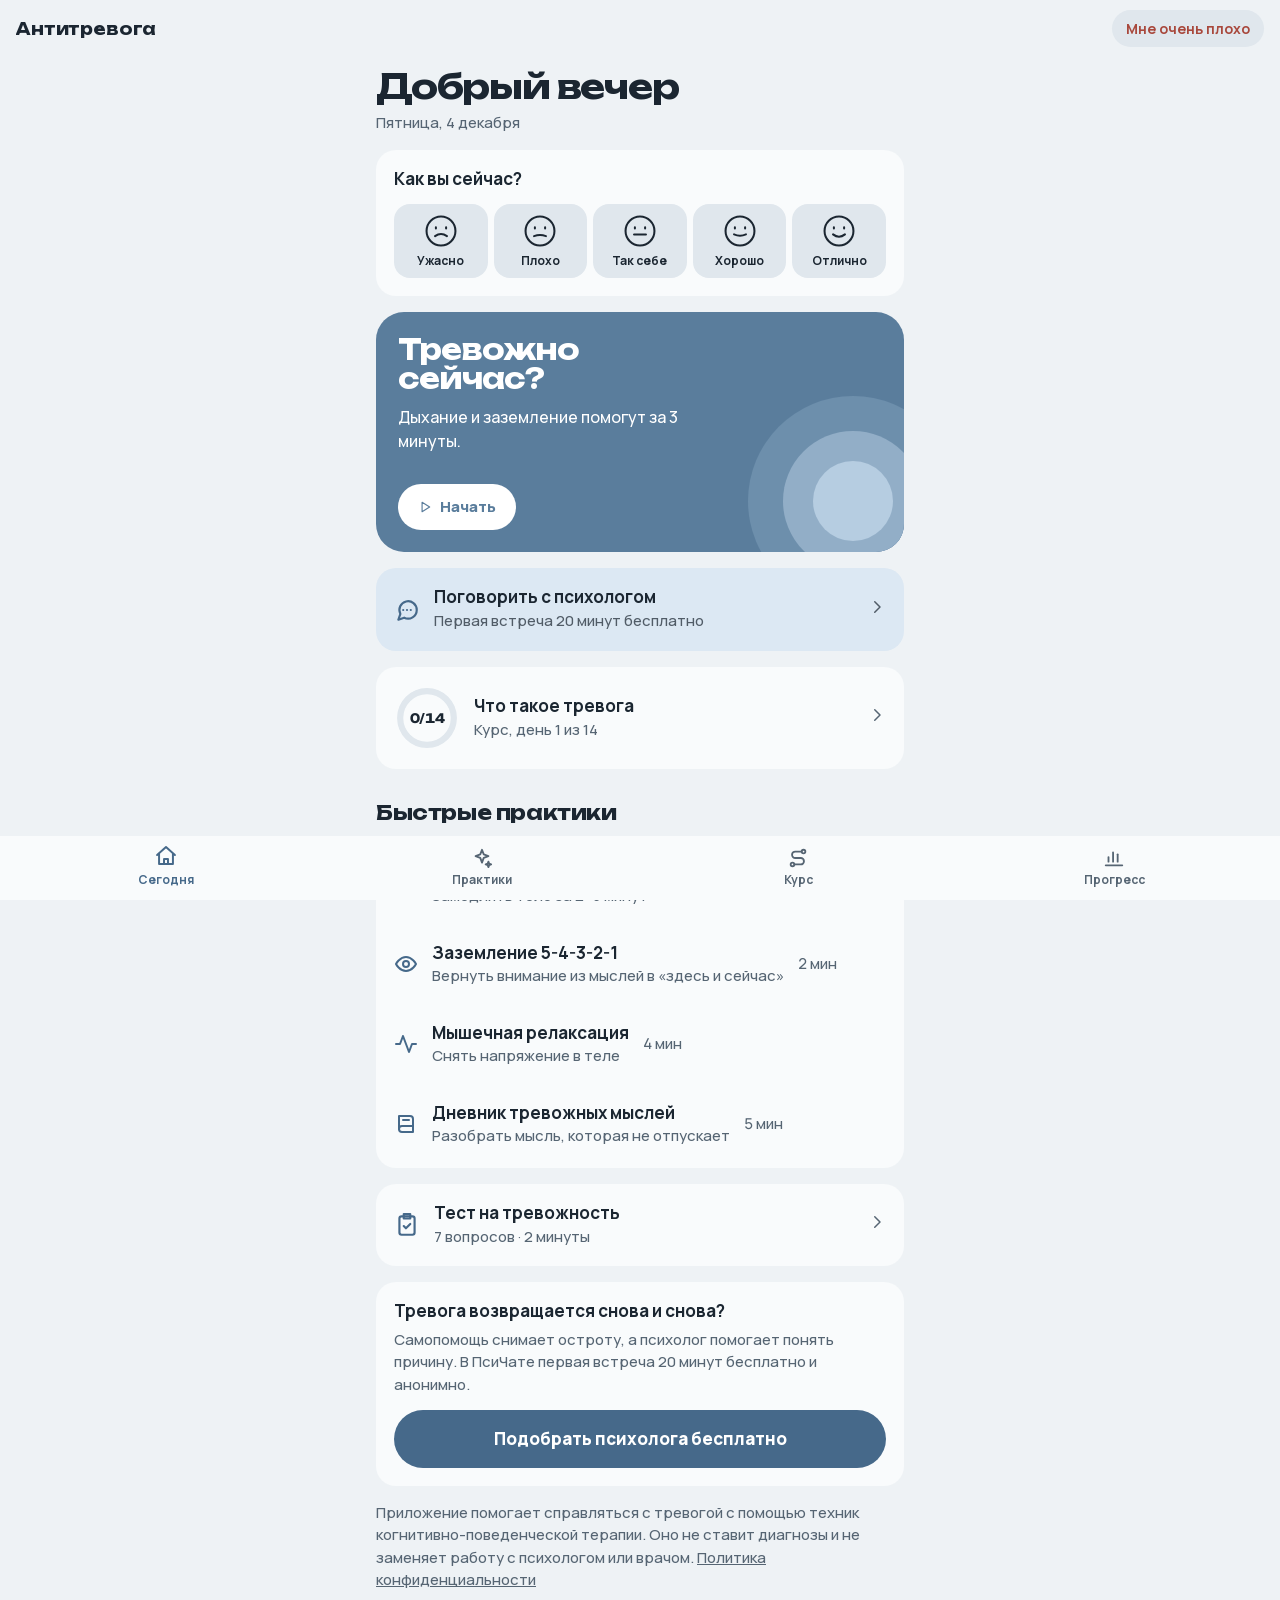
<file: webapp/index.html>
<!doctype html>
<html lang="ru">
<head>
  <meta charset="utf-8">
  <meta name="viewport" content="width=device-width, initial-scale=1, viewport-fit=cover">
  <title>Антитревога</title>
  <script src="https://telegram.org/js/telegram-web-app.js"></script>
  <link rel="preload" href="fonts/manrope-cyrillic.woff2" as="font" type="font/woff2" crossorigin>
  <link rel="preload" href="fonts/unbounded-cyrillic.woff2" as="font" type="font/woff2" crossorigin>
  <link rel="stylesheet" href="fonts.css">
  <link rel="stylesheet" href="styles.css">
</head>
<body>
  <header class="topbar">
    <button class="back" id="back" hidden aria-label="Назад"></button>
    <span class="brand" id="brand">Антитревога</span>
    <button class="crisis-link" id="crisis-btn">Мне очень плохо</button>
  </header>
  <main id="app"></main>
  <nav class="tabbar" id="tabbar" aria-label="Разделы"></nav>
  <!-- GSAP лежит локально: CDN в РФ могут быть недоступны. Без неё приложение работает, только без части анимаций. -->
  <script src="vendor/gsap.min.js"></script>
  <script src="content.js"></script>
  <script src="app.js"></script>
</body>
</html>
</file>
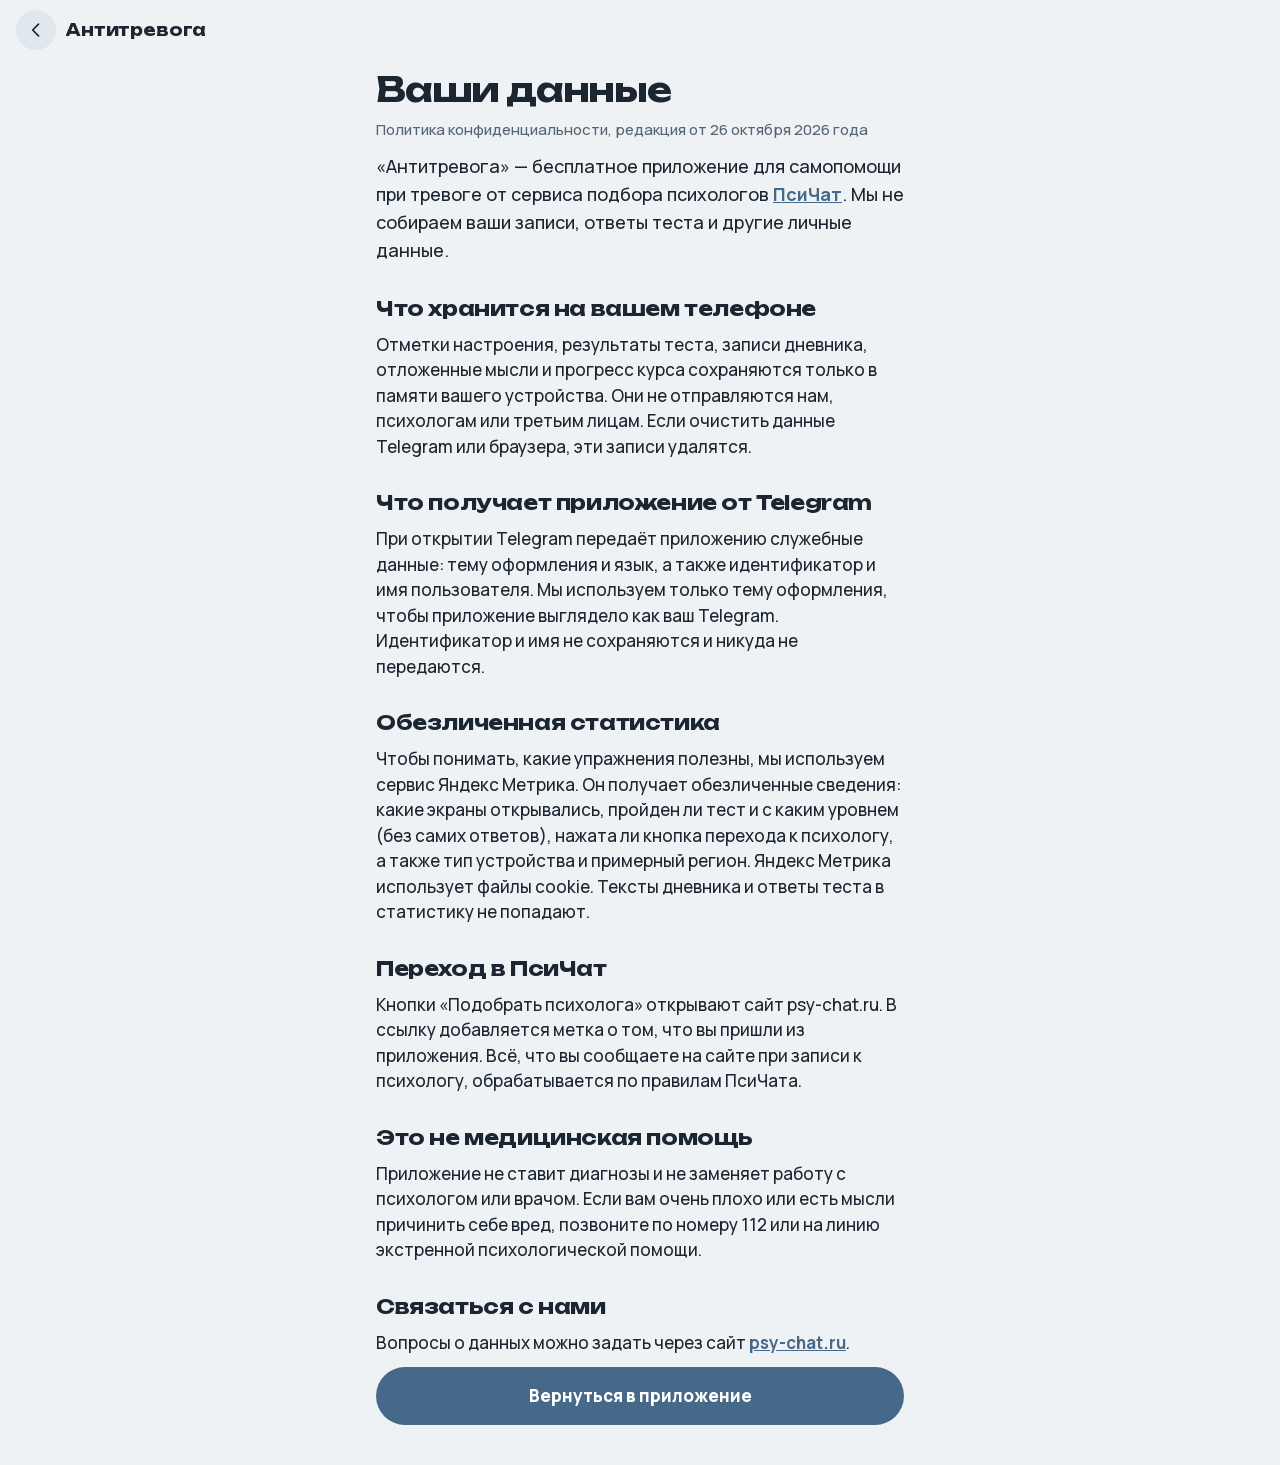
<file: webapp/privacy.html>
<!doctype html>
<html lang="ru">
<head>
  <meta charset="utf-8">
  <meta name="viewport" content="width=device-width, initial-scale=1, viewport-fit=cover">
  <title>Политика конфиденциальности · Антитревога</title>
  <link rel="preload" href="fonts/manrope-cyrillic.woff2" as="font" type="font/woff2" crossorigin>
  <link rel="preload" href="fonts/unbounded-cyrillic.woff2" as="font" type="font/woff2" crossorigin>
  <link rel="stylesheet" href="fonts.css">
  <link rel="stylesheet" href="styles.css">
  <style>
    main { gap: 12px; padding-bottom: 48px; }
    main h2 { margin-top: 20px; }
    main ul { margin: 0; padding-left: 20px; }
    main li + li { margin-top: 6px; }
    main a { color: var(--accent); font-weight: 700; }
  </style>
</head>
<body class="no-tabs">
  <header class="topbar">
    <a class="back" style="color:inherit" href="index.html" aria-label="Назад к приложению"><svg width="20" height="20" viewBox="0 0 24 24" fill="none" stroke="currentColor" stroke-width="2" stroke-linecap="round" stroke-linejoin="round" aria-hidden="true"><path d="M15 5l-7 7 7 7"/></svg></a>
    <span class="brand">Антитревога</span>
  </header>
  <main>
    <h1>Ваши данные</h1>
    <p class="muted">Политика конфиденциальности, редакция от 26 октября 2026 года</p>

    <p class="lead">«Антитревога» — бесплатное приложение для самопомощи при тревоге от сервиса подбора психологов <a href="https://psy-chat.ru/">ПсиЧат</a>. Мы не собираем ваши записи, ответы теста и другие личные данные.</p>

    <h2>Что хранится на вашем телефоне</h2>
    <p>Отметки настроения, результаты теста, записи дневника, отложенные мысли и прогресс курса сохраняются только в памяти вашего устройства. Они не отправляются нам, психологам или третьим лицам. Если очистить данные Telegram или браузера, эти записи удалятся.</p>

    <h2>Что получает приложение от Telegram</h2>
    <p>При открытии Telegram передаёт приложению служебные данные: тему оформления и язык, а также идентификатор и имя пользователя. Мы используем только тему оформления, чтобы приложение выглядело как ваш Telegram. Идентификатор и имя не сохраняются и никуда не передаются.</p>

    <h2>Обезличенная статистика</h2>
    <p>Чтобы понимать, какие упражнения полезны, мы используем сервис Яндекс Метрика. Он получает обезличенные сведения: какие экраны открывались, пройден ли тест и с каким уровнем (без самих ответов), нажата ли кнопка перехода к психологу, а также тип устройства и примерный регион. Яндекс Метрика использует файлы cookie. Тексты дневника и ответы теста в статистику не попадают.</p>

    <h2>Переход в ПсиЧат</h2>
    <p>Кнопки «Подобрать психолога» открывают сайт psy-chat.ru. В ссылку добавляется метка о том, что вы пришли из приложения. Всё, что вы сообщаете на сайте при записи к психологу, обрабатывается по правилам ПсиЧата.</p>

    <h2>Это не медицинская помощь</h2>
    <p>Приложение не ставит диагнозы и не заменяет работу с психологом или врачом. Если вам очень плохо или есть мысли причинить себе вред, позвоните по номеру 112 или на линию экстренной психологической помощи.</p>

    <h2>Связаться с нами</h2>
    <p>Вопросы о данных можно задать через сайт <a href="https://psy-chat.ru/">psy-chat.ru</a>.</p>

    <a class="btn" href="index.html">Вернуться в приложение</a>
  </main>
</body>
</html>
</file>
<file: webapp/fonts.css>
/* Шрифты лежат рядом с приложением: Google Fonts из РФ грузятся медленно, а поздняя подмена шрифта сдвигает вёрстку. */
@font-face {
  font-family: "Manrope"; font-style: normal; font-weight: 400 800; font-display: swap;
  src: url(fonts/manrope-cyrillic.woff2) format("woff2");
  unicode-range: U+0301, U+0400-045F, U+0490-0491, U+04B0-04B1, U+2116;
}
@font-face {
  font-family: "Manrope"; font-style: normal; font-weight: 400 800; font-display: swap;
  src: url(fonts/manrope-latin.woff2) format("woff2");
  unicode-range: U+0000-00FF, U+0131, U+0152-0153, U+02BB-02BC, U+02C6, U+02DA, U+02DC, U+0304, U+0308, U+0329, U+2000-206F, U+20AC, U+2122, U+2191, U+2193, U+2212, U+2215, U+FEFF, U+FFFD;
}
@font-face {
  font-family: "Unbounded"; font-style: normal; font-weight: 500 700; font-display: swap;
  src: url(fonts/unbounded-cyrillic.woff2) format("woff2");
  unicode-range: U+0301, U+0400-045F, U+0490-0491, U+04B0-04B1, U+2116;
}
@font-face {
  font-family: "Unbounded"; font-style: normal; font-weight: 500 700; font-display: swap;
  src: url(fonts/unbounded-latin.woff2) format("woff2");
  unicode-range: U+0000-00FF, U+0131, U+0152-0153, U+02BB-02BC, U+02C6, U+02DA, U+02DC, U+0304, U+0308, U+0329, U+2000-206F, U+20AC, U+2122, U+2191, U+2193, U+2212, U+2215, U+FEFF, U+FFFD;
}
</file>
<file: webapp/styles.css>
/* Layout: экран приложения — крупный заголовок, затем панели, разделённые шагом тона; меню прикреплено к низу.
   Правила дома: без градиентов, теней, свечения, стекла, капса и иконок в плашках. Поверхности отделяются тоном.
   Палитра: утренний туман (фон), спокойный серо-голубой (действие и поле SOS), светло-голубой (поле психолога и дыхательная сфера). */
:root {
  --bg: #eef2f5;
  --surface: #f9fbfc;
  --surface-2: #e0e7ed;
  --ink: #1b2631;
  --muted: #566573;
  --accent: #46698a;
  --accent-ink: #ffffff;
  --field: #5a7d9c;
  --field-ink: #ffffff;
  --field-2: #6d8fac;
  --soft: #dce8f3;
  --soft-ink: #1b2631;
  --soft-2: #ccdcea;
  --orb: #b6cde1;
  --orb-ink: #15212c;
  --warn: #c99a52;
  --danger: #a8483c;

  --font-display: "Unbounded", "Manrope", system-ui, sans-serif;
  --font-body: "Manrope", -apple-system, BlinkMacSystemFont, "Segoe UI", Roboto, sans-serif;
  --radius: 20px;
  --tabbar-h: 64px;
  --ease: cubic-bezier(.2, .8, .2, 1);
  color-scheme: light;
}

@media (prefers-color-scheme: dark) {
  :root:not([data-theme="light"]) {
    --bg: #10151b;
    --surface: #18202a;
    --surface-2: #232d39;
    --ink: #e8edf2;
    --muted: #9eabb8;
    --accent: #9dbbd6;
    --accent-ink: #0f1720;
    --field: #34506a;
    --field-ink: #f2f6f9;
    --field-2: #426180;
    --soft: #213549;
    --soft-ink: #e8edf2;
    --soft-2: #2a4259;
    --orb: #8fb0cc;
    --orb-ink: #0f1720;
    --warn: #d6ad6e;
    --danger: #f0907f;
    color-scheme: dark;
  }
}
:root[data-theme="dark"] {
  --bg: #10151b;
  --surface: #18202a;
  --surface-2: #232d39;
  --ink: #e8edf2;
  --muted: #9eabb8;
  --accent: #9dbbd6;
  --accent-ink: #0f1720;
  --field: #34506a;
  --field-ink: #f2f6f9;
  --field-2: #426180;
  --soft: #213549;
  --soft-ink: #e8edf2;
  --soft-2: #2a4259;
  --orb: #8fb0cc;
  --orb-ink: #0f1720;
  --warn: #d6ad6e;
  --danger: #f0907f;
  color-scheme: dark;
}

* { box-sizing: border-box; }
html, body { min-height: 100%; }

body {
  margin: 0; padding-top: var(--inset-top);
  background: var(--bg);
  color: var(--ink);
  font: 500 17px/1.5 var(--font-body);
  -webkit-tap-highlight-color: transparent;
  -webkit-font-smoothing: antialiased;
}

button { font: inherit; color: inherit; cursor: pointer; }
button:focus-visible, a:focus-visible, input:focus-visible, textarea:focus-visible {
  outline: 3px solid var(--accent); outline-offset: 2px;
}

/* ---------- Верхняя панель: простая полоса ---------- */
/* В полноэкранном режиме Telegram рисует свои кнопки поверх приложения и сообщает их высоту в --tg-content-safe-area-inset-top. */
:root {
  --inset-top: max(env(safe-area-inset-top, 0px), calc(var(--tg-safe-area-inset-top, 0px) + var(--tg-content-safe-area-inset-top, 0px)));
  --inset-bottom: max(env(safe-area-inset-bottom, 0px), calc(var(--tg-safe-area-inset-bottom, 0px) + var(--tg-content-safe-area-inset-bottom, 0px)));
}
.topbar {
  position: sticky; top: var(--inset-top); z-index: 20;
  display: flex; align-items: center; gap: 10px;
  padding: 10px max(16px, env(safe-area-inset-right, 0px)) 10px max(16px, env(safe-area-inset-left, 0px));
  background: var(--bg);
}
body::before {
  content: ""; position: fixed; inset: 0 0 auto; height: var(--inset-top);
  z-index: 21; background: var(--bg);
}
.back[hidden] { display: none; }
.back {
  width: 40px; height: 40px; border-radius: 50%; border: 0;
  background: var(--surface-2); display: grid; place-items: center;
}
.brand { flex: 1; font: 700 16px var(--font-display); letter-spacing: -0.01em; }
.crisis-link {
  display: inline-flex; align-items: center; gap: 6px;
  border: 0; border-radius: 999px; padding: 8px 14px;
  background: var(--surface-2); color: var(--danger);
  font-size: 14px; font-weight: 700;
}

main {
  display: flex; flex-direction: column; gap: 16px;
  max-width: 560px; margin: 0 auto;
  padding: 8px max(16px, env(safe-area-inset-right, 0px)) calc(var(--tabbar-h) + 40px + var(--inset-bottom)) max(16px, env(safe-area-inset-left, 0px));
}
body.no-tabs main { padding-bottom: calc(40px + var(--inset-bottom)); }
.stack { display: flex; flex-direction: column; gap: 10px; }

/* ---------- Типографика: крупное и мелкое, без промежуточного ---------- */
h1 {
  font: 700 34px/1.02 var(--font-display); letter-spacing: -0.035em;
  margin: 4px 0 0; text-wrap: balance;
}
h2 {
  font: 700 20px/1.15 var(--font-display); letter-spacing: -0.02em;
  margin: 16px 0 0; text-wrap: balance;
}
p { margin: 0; }
.muted { color: var(--muted); font-size: 15px; }
.lead { font-size: 18px; line-height: 1.55; }
.center { text-align: center; }

/* ---------- Панели ---------- */
.card {
  position: relative; display: block; width: 100%; text-align: left;
  background: var(--surface); color: var(--ink);
  border: 0; border-radius: var(--radius);
  padding: 18px; text-decoration: none;
  transition: background .2s, transform .15s var(--ease);
}
button.card:not(.warm):not(.current):hover { background: color-mix(in srgb, var(--surface) 55%, var(--surface-2)); }
.card .title { display: block; font-weight: 700; font-size: 17px; line-height: 1.3; }
.card .sub { display: block; color: var(--muted); font-size: 15px; margin-top: 2px; }
.card > p + p, .card > p + .btn, .card > .row + .btn { margin-top: 14px; }
.row { display: flex; align-items: center; gap: 14px; }
.row > .grow { flex: 1; min-width: 0; }
.ico { flex: none; color: var(--accent); display: grid; place-items: center; }
.chev { color: var(--muted); flex: none; }

/* Список строк внутри одной панели: строки разделены шагом тона, а не линиями */
.list { background: var(--surface); border-radius: var(--radius); padding: 6px; display: flex; flex-direction: column; gap: 4px; }
.list .item {
  display: flex; align-items: center; gap: 14px; width: 100%; text-align: left;
  border: 0; background: transparent; border-radius: 14px; padding: 14px 12px;
  transition: background .2s, transform .15s var(--ease);
}
.list .item:hover, .list .item:active { background: var(--surface-2); }
.list .item .title { display: block; font-weight: 700; }
.list .item .sub { display: block; color: var(--muted); font-size: 15px; }
.list .item .meta { flex: none; color: var(--muted); font-size: 15px; font-variant-numeric: tabular-nums; }

/* ---------- Поле SOS: сплошной цвет и дышащий круг ---------- */
.hero {
  position: relative; overflow: hidden;
  border-radius: 28px; padding: 24px 22px 22px; min-height: 240px;
  background: var(--field); color: var(--field-ink);
  border: 0; width: 100%; text-align: left;
  display: flex; flex-direction: column; align-items: flex-start;
  transition: transform .15s var(--ease);
}
.hero .hero-title { font: 700 28px/1.02 var(--font-display); letter-spacing: -0.035em; max-width: 60%; text-wrap: balance; }
.hero .hero-sub { margin-top: 12px; font-size: 16px; max-width: 64%; color: var(--field-ink); }
.hero .go {
  margin-top: auto; display: inline-flex; align-items: center; gap: 8px;
  background: var(--field-ink); color: var(--field);
  border-radius: 999px; padding: 12px 20px; font-weight: 800; font-size: 15px;
}
.hero .rings { position: absolute; right: -54px; bottom: -54px; width: 210px; height: 210px; }
.hero .rings i { position: absolute; inset: 0; margin: auto; border-radius: 50%; }
.hero .rings .r1 { width: 210px; height: 210px; background: var(--field-2); }
.hero .rings .r2 { width: 140px; height: 140px; background: color-mix(in srgb, var(--field-2) 50%, var(--orb)); }
.hero .rings .r3 { width: 80px; height: 80px; background: var(--orb); animation: breathe 8s ease-in-out infinite; }
@keyframes breathe {
  0%, 100% { transform: scale(.82); }
  50% { transform: scale(1.12); }
}

/* Тёплое поле: психолог */
.warm { background: var(--soft); color: var(--soft-ink); }
.warm .sub, .warm .chev { color: color-mix(in srgb, var(--soft-ink) 72%, var(--soft)); }
.warm .ico { color: var(--accent); }
button.card.warm:hover { background: var(--soft-2); }
.psy-link { display: flex; align-items: center; justify-content: center; gap: 8px; border: 0; background: none; color: var(--accent); font-weight: 800; padding: 10px; border-radius: 999px; transition: background .2s, transform .15s var(--ease); }
.psy-link:hover { background: var(--surface-2); }

/* ---------- Настроение ---------- */
.moods { display: grid; grid-template-columns: repeat(5, 1fr); gap: 6px; margin-top: 14px; }
.mood {
  border: 0; background: var(--surface-2); border-radius: 16px; padding: 10px 0 8px;
  display: flex; flex-direction: column; align-items: center; gap: 4px;
  font-size: 12px; color: var(--ink); font-weight: 700;
  transition: background .2s, color .2s, transform .15s var(--ease);
}
.mood svg { width: 34px; height: 34px; color: var(--ink); }
.mood.selected { background: var(--accent); color: var(--accent-ink); }
.mood.selected svg { color: var(--accent-ink); }
.mood-reply { margin-top: 14px; }

/* ---------- Кольцо прогресса ---------- */
.ring { flex: none; position: relative; width: 66px; height: 66px; }
.ring svg { width: 100%; height: 100%; transform: rotate(-90deg); }
.ring .track { stroke: var(--surface-2); }
.ring .bar { stroke: var(--accent); stroke-linecap: round; transition: stroke-dashoffset 1.1s var(--ease); }
.ring .label {
  position: absolute; inset: 0; display: grid; place-items: center;
  font: 700 13px var(--font-display); font-variant-numeric: tabular-nums; letter-spacing: -0.03em;
}
.ring.big { width: 116px; height: 116px; }
.ring.big .label { font-size: 26px; }

/* ---------- Кнопки: плоские, полностью круглые ---------- */
.btn {
  display: flex; align-items: center; justify-content: center; gap: 8px; width: 100%;
  background: var(--accent); color: var(--accent-ink);
  border: 0; border-radius: 999px; padding: 16px 20px;
  font-weight: 800; text-decoration: none;
  transition: background .2s, transform .15s var(--ease);
}
.btn:hover { background: color-mix(in srgb, var(--accent) 86%, var(--ink)); }
.btn.secondary { background: var(--surface-2); color: var(--ink); }
.btn.secondary:hover { background: color-mix(in srgb, var(--surface-2) 80%, var(--ink)); }

.btn:active, .card:active, .hero:active, .mood:active, .list .item:active, .option:active, .chip:active { transform: scale(.97); }
.pair { display: grid; grid-template-columns: 1fr 1fr; gap: 10px; }

/* ---------- Нижнее меню: прикреплённая полоса ---------- */
.tabbar {
  position: fixed; z-index: 30; left: 0; right: 0; bottom: 0;
  display: grid; grid-template-columns: repeat(4, 1fr);
  height: calc(var(--tabbar-h) + var(--inset-bottom));
  padding: 0 max(8px, env(safe-area-inset-right, 0px)) var(--inset-bottom) max(8px, env(safe-area-inset-left, 0px));
  background: var(--surface);
}
.tabbar[hidden] { display: none; }
.tab-indicator { display: none; }
.tab {
  border: 0; background: none;
  display: flex; flex-direction: column; align-items: center; justify-content: center; gap: 2px;
  font-size: 12px; font-weight: 700; color: var(--muted);
  transition: color .2s;
}
.tab svg { transition: transform .3s var(--ease); }
.tab.active { color: var(--accent); }
.tab.active svg { transform: translateY(-2px) scale(1.08); }

/* ---------- Дыхание ---------- */
.orb-stage { position: relative; height: 330px; display: grid; place-items: center; }
.orb-stage:not(.running) .orb-label span { display: none; }
.orb-stage:not(.running) { cursor: pointer; -webkit-tap-highlight-color: transparent; }
.orb-stage:not(.running) .orb-core { animation: invite 3.2s ease-in-out infinite; }
.orb-stage:focus-visible { outline: 2px solid var(--accent); outline-offset: 4px; border-radius: 24px; }
@keyframes invite { 0%, 100% { transform: scale(1); } 50% { transform: scale(1.06); } }
.orb-halo, .orb-core {
  position: absolute; border-radius: 50%;
  transition-property: transform; transition-timing-function: cubic-bezier(.45, 0, .55, 1);
}
.orb-halo.h1 { width: 236px; height: 236px; background: var(--surface-2); }
.orb-halo.h2 { width: 184px; height: 184px; background: color-mix(in srgb, var(--surface-2) 65%, var(--accent)); }
.orb-core { width: 132px; height: 132px; background: var(--orb); }
.orb-ring { position: absolute; width: 300px; height: 300px; transform: rotate(-90deg); }
.orb-ring circle { fill: none; stroke-width: 6; }
.orb-ring .track { stroke: transparent; }
.orb-ring .bar { stroke: var(--accent); stroke-linecap: round; transition: stroke-dashoffset 1s linear; }
.particles { position: absolute; inset: 0; width: 100%; height: 100%; z-index: 1; pointer-events: none; color: var(--accent); }
.orb-label { position: relative; z-index: 2; text-align: center; color: var(--orb-ink); pointer-events: none; }
.orb-label b { display: block; font: 700 20px var(--font-display); letter-spacing: -0.02em; }
.orb-label span { display: block; min-height: 34px; font: 700 34px/1 var(--font-display); font-variant-numeric: tabular-nums; }
.timer { text-align: center; font-weight: 700; color: var(--muted); font-variant-numeric: tabular-nums; }

.chips { display: flex; flex-wrap: wrap; gap: 8px; }
.chip {
  border: 0; border-radius: 999px; padding: 10px 16px; font-size: 15px; font-weight: 700;
  background: var(--surface-2); color: var(--ink);
  transition: background .2s, color .2s, transform .15s var(--ease);
}
.chip.selected { background: var(--ink); color: var(--bg); }

/* ---------- Пошаговые упражнения ---------- */
.dots { display: flex; gap: 6px; }
.dots i { flex: 1; height: 6px; border-radius: 3px; background: var(--surface-2); transition: background .3s; }
.dots i.on { background: var(--accent); }
.step-num { font: 700 120px/1 var(--font-display); letter-spacing: -0.05em; text-align: center; margin-top: 12px; color: var(--accent); }
.pmr-stage { position: relative; height: 250px; display: grid; place-items: center; }
.pmr-stage .count { position: relative; z-index: 2; margin: 0; }
#app.entering > * { transition: none !important; }
.count { font: 700 72px/1 var(--font-display); letter-spacing: -0.04em; text-align: center; margin: 16px 0; font-variant-numeric: tabular-nums; }

.option {
  display: flex; align-items: center; gap: 12px; width: 100%;
  background: var(--surface); color: var(--ink);
  border: 0; border-radius: 18px;
  padding: 18px 16px; text-align: left; font-weight: 700;
  transition: background .2s, color .2s, transform .15s var(--ease);
}
.option:hover { background: color-mix(in srgb, var(--surface) 70%, var(--surface-2)); }
.option .dot { width: 22px; height: 22px; border-radius: 50%; background: var(--surface-2); flex: none; transition: background .2s; }
.option.selected { background: var(--accent); color: var(--accent-ink); }
.option.selected .dot { background: var(--accent-ink); }

/* ---------- Формы ---------- */
form { display: flex; flex-direction: column; gap: 6px; }
textarea, input[type=text] {
  width: 100%; font: inherit; color: var(--ink);
  background: var(--surface); border: 2px solid transparent; border-radius: 16px;
  padding: 14px; margin-bottom: 10px;
}
textarea:focus, input[type=text]:focus { outline: none; border-color: var(--accent); }
textarea { min-height: 88px; resize: vertical; }
label { font-size: 15px; font-weight: 700; }
input[type=range] { width: 100%; accent-color: var(--accent); margin: 8px 0 14px; }

.notice { border-radius: var(--radius); padding: 18px; background: var(--surface-2); font-weight: 700; }
.notice.statement { display: grid; align-items: center; }
.notice.statement > * { grid-area: 1 / 1; }
.notice.statement .sizer { display: grid; visibility: hidden; }
.notice.statement .sizer > span { grid-area: 1 / 1; }
.notice.danger { background: color-mix(in srgb, var(--danger) 18%, var(--surface)); font-weight: 600; }

/* ---------- Курс ---------- */
.path { display: flex; flex-direction: column; gap: 6px; }
.node { display: flex; align-items: center; gap: 14px; padding: 12px 14px; }
.node .num {
  flex: none; width: 44px; height: 44px; border-radius: 50%;
  display: grid; place-items: center; font: 700 16px var(--font-display);
  background: var(--surface-2); color: var(--ink);
}
.node.done .num { background: var(--accent); color: var(--accent-ink); }
.node.current { background: var(--soft); color: var(--soft-ink); }
button.card.node.current:hover { background: var(--soft-2); }
.node.current .sub { color: color-mix(in srgb, var(--soft-ink) 72%, var(--soft)); }
.node.current .num { background: var(--accent); color: var(--accent-ink); animation: nudge 2.4s var(--ease) infinite; }
.node.locked { background: color-mix(in srgb, var(--surface) 45%, var(--bg)); color: var(--muted); cursor: default; }
.node.locked .num { background: transparent; color: var(--muted); }
@keyframes nudge { 0%, 70%, 100% { transform: scale(1); } 80% { transform: scale(1.12); } }

/* ---------- Прогресс ---------- */
.stats { display: grid; grid-template-columns: repeat(3, 1fr); gap: 8px; }
.stat { padding: 16px 12px; }
.stat b { display: block; font: 700 34px/1 var(--font-display); letter-spacing: -0.04em; font-variant-numeric: tabular-nums; }
.stat span { display: block; margin-top: 6px; font-size: 14px; color: var(--muted); font-weight: 600; line-height: 1.3; }
.stat.field { background: var(--field); color: var(--field-ink); }
.stat.field span { color: var(--field-ink); }
.chart { width: 100%; height: auto; display: block; overflow: visible; }
.chart text { fill: var(--muted); font: 700 12px var(--font-body); }
.chart .base { stroke: var(--surface-2); stroke-width: 2; }
.chart .line { fill: none; stroke: var(--accent); stroke-width: 3; stroke-linecap: round; stroke-linejoin: round; }
.chart .area { fill: color-mix(in srgb, var(--accent) 14%, transparent); }
.chart .pt { fill: var(--surface); stroke: var(--accent); stroke-width: 3; }
.chart .bar { fill: var(--accent); }
.chart .bar.warn { fill: var(--warn); }
.chart .bar.bad { fill: var(--danger); }
.chart .val { fill: var(--ink); }

/* ---------- Результат теста ---------- */
.gauge { display: block; width: 260px; max-width: 100%; margin: 0 auto; }
.gauge .track { stroke: var(--surface-2); }
.gauge .bar { stroke: var(--accent); stroke-linecap: round; }
.gauge .bar.warn { stroke: var(--warn); }
.gauge .bar.bad { stroke: var(--danger); }
.score { text-align: center; font: 700 64px/1 var(--font-display); letter-spacing: -0.05em; margin-top: -76px; font-variant-numeric: tabular-nums; }
.score small { font-size: 20px; color: var(--muted); letter-spacing: 0; }

/* Карточка службы целиком нажимается и звонит: название, пояснение, под ними номер крупно. */
.contact { display: flex; flex-direction: column; align-items: flex-start; gap: 2px; text-decoration: none; color: inherit; }
.contact .phone { display: inline-flex; align-items: center; gap: 8px; margin-top: 10px; color: var(--danger); font: 700 22px/1.2 var(--font-display); letter-spacing: -0.01em; white-space: nowrap; }

@media (prefers-reduced-motion: reduce) {
  *, *::before, *::after { animation-duration: .001s !important; animation-iteration-count: 1 !important; transition-duration: .001s !important; }
}
.mood-reply + .btn { margin-top: 12px; }
.crisis-link:hover { background: color-mix(in srgb, var(--surface-2) 75%, var(--danger)); }
.crisis-link { white-space: nowrap; flex: none; }
.brand { min-width: 0; overflow: hidden; text-overflow: ellipsis; white-space: nowrap; }
.psy-link svg { flex: none; }
</file>
